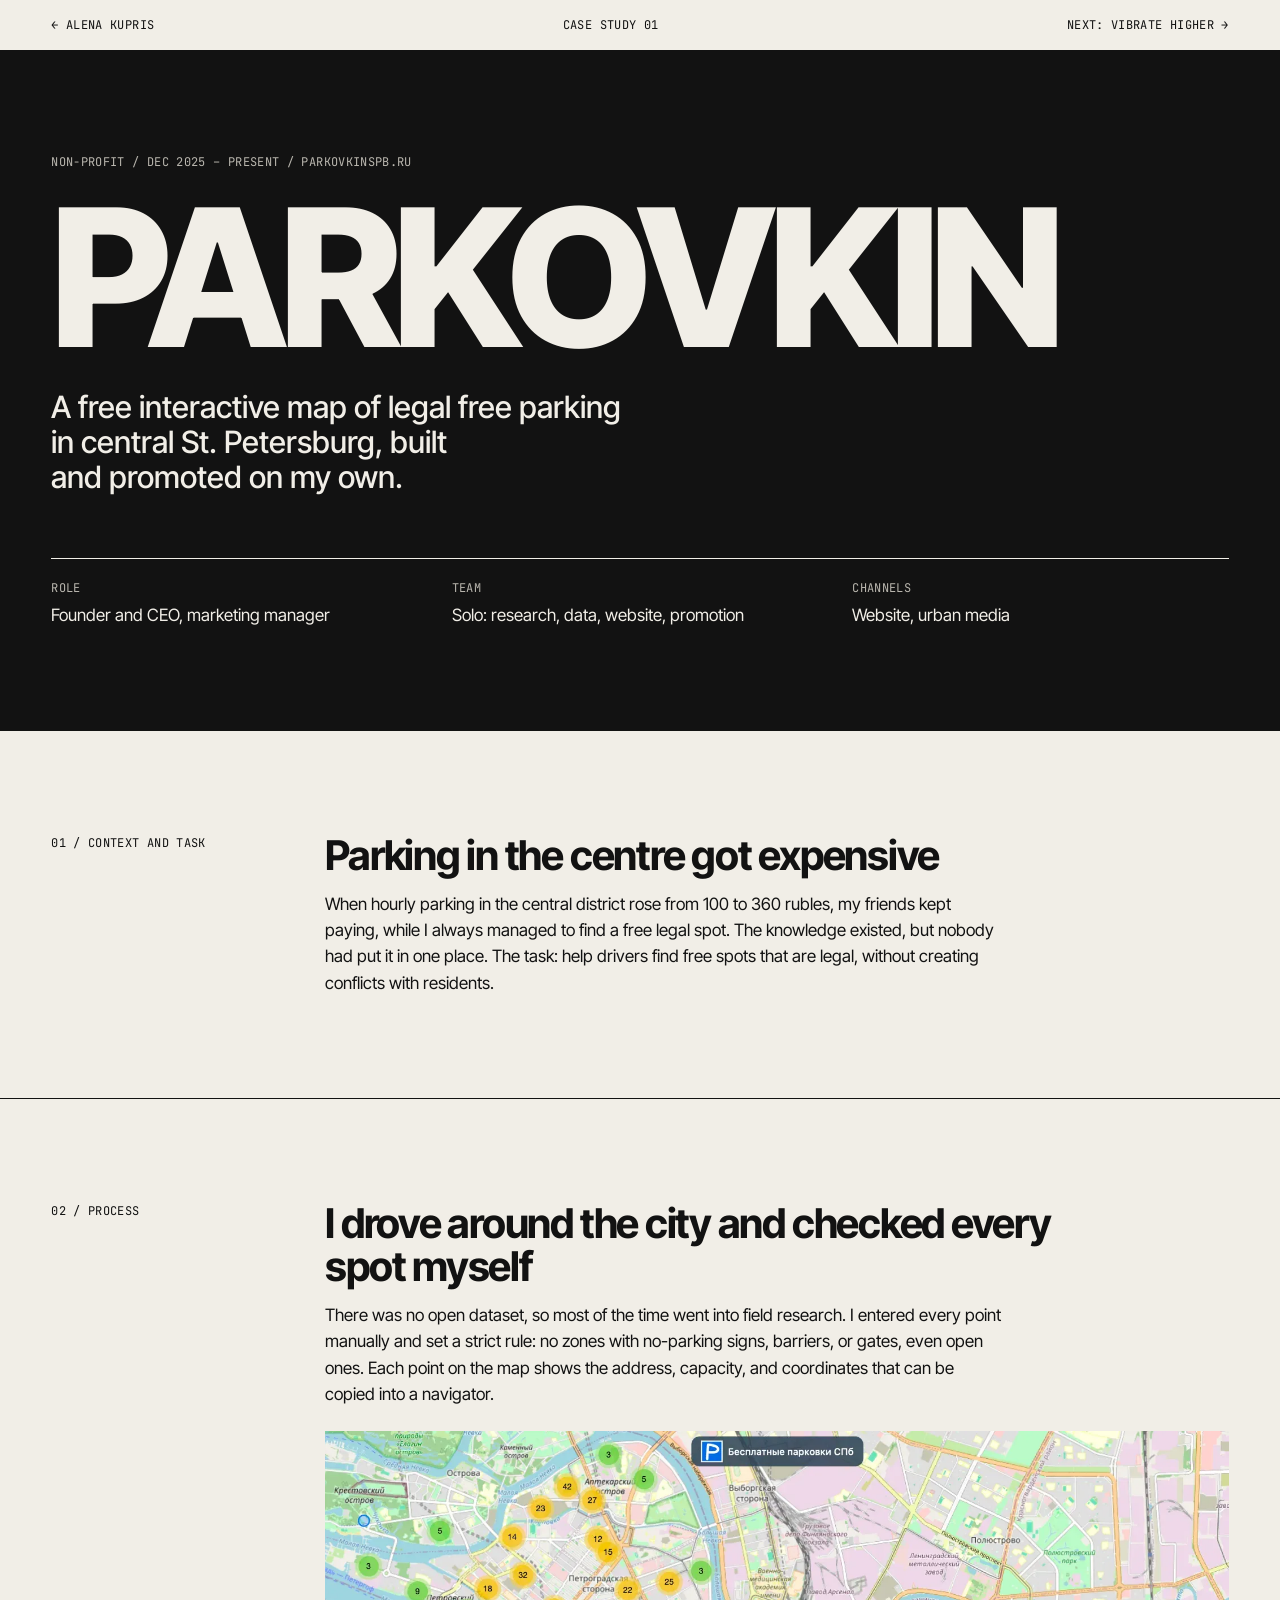
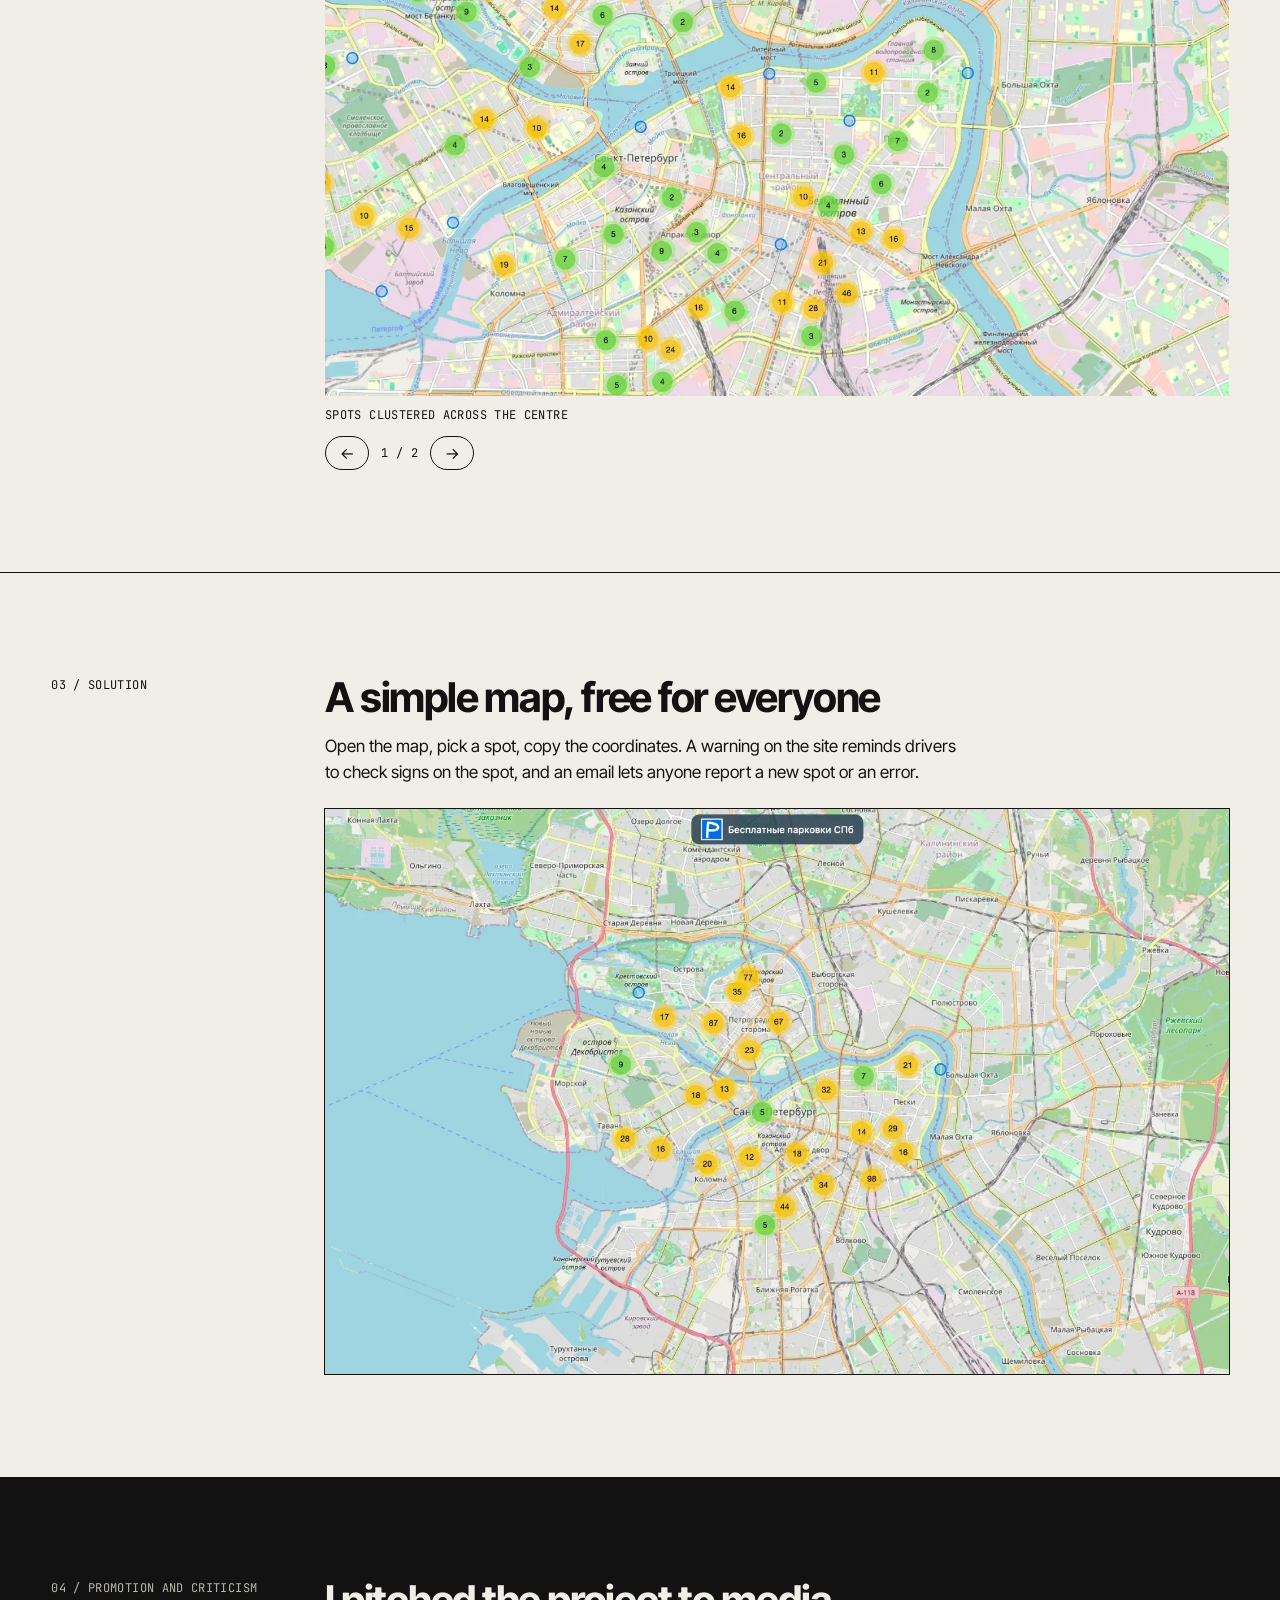
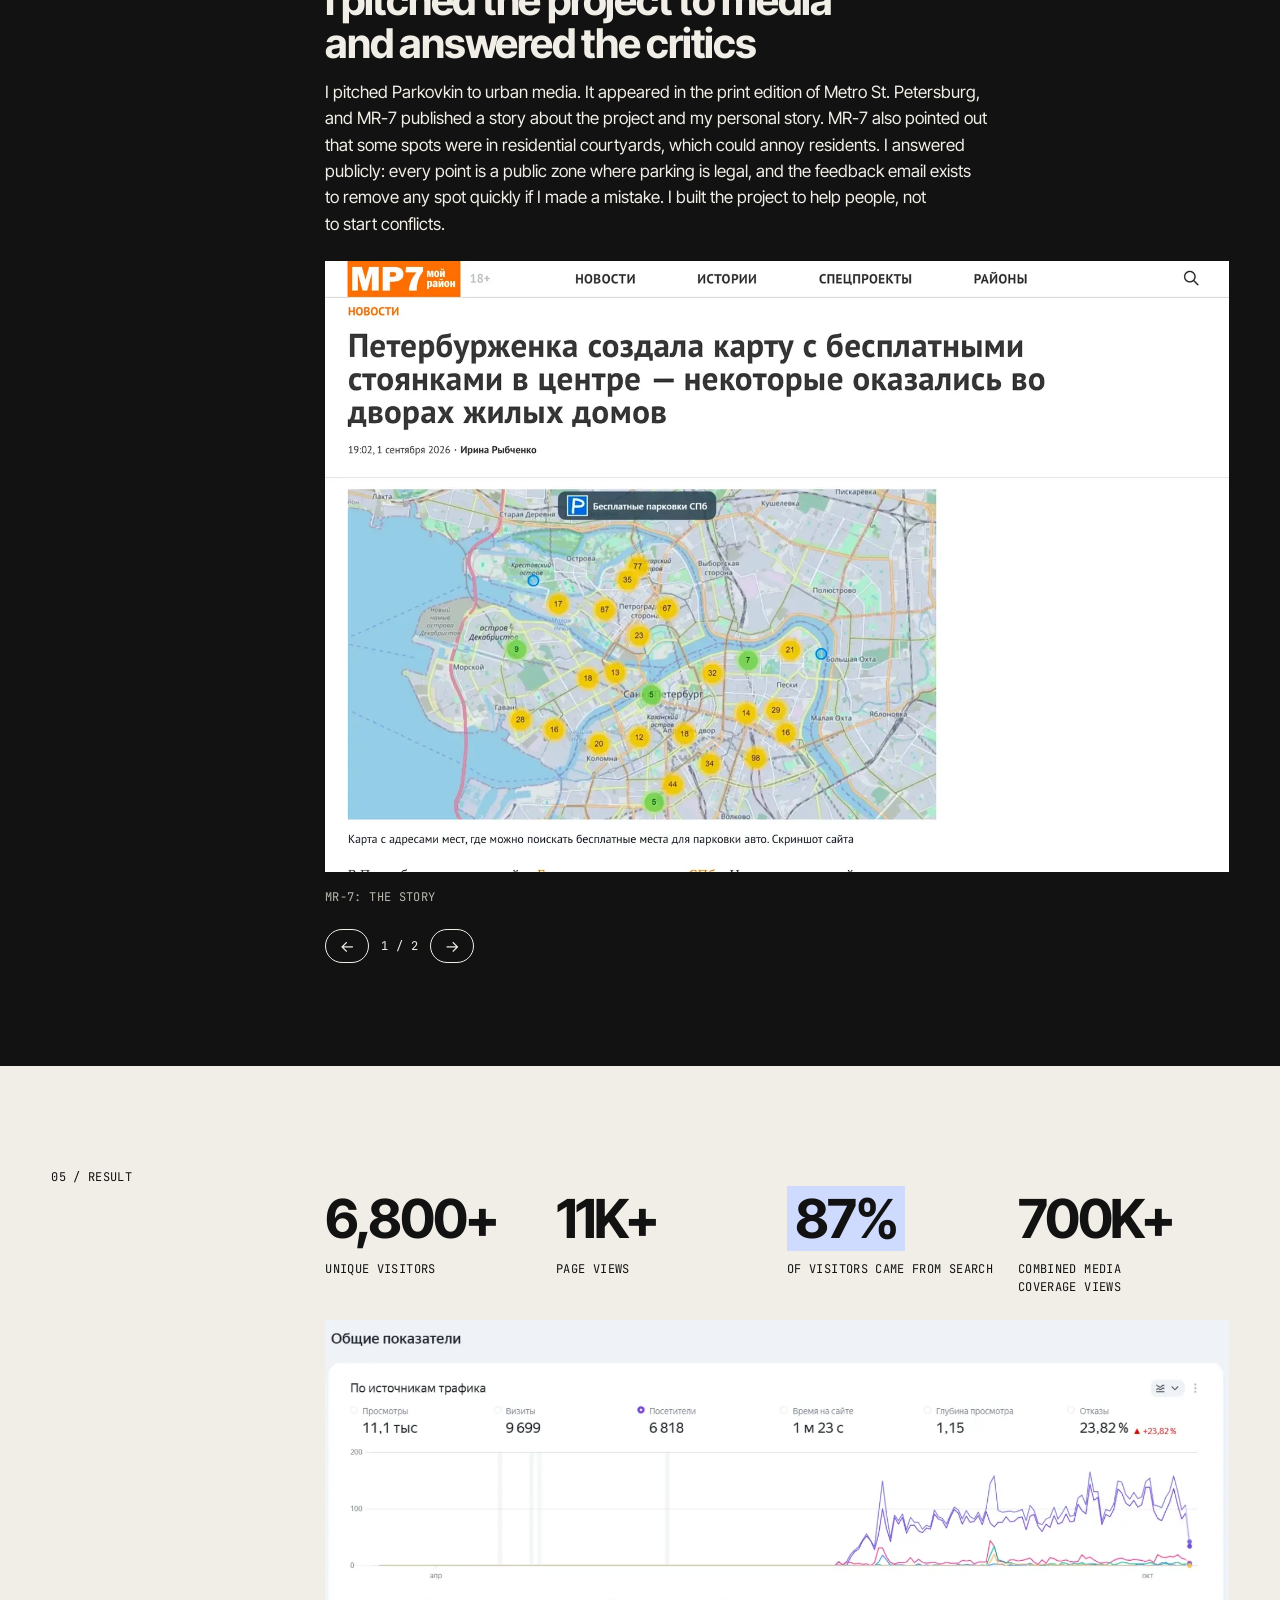
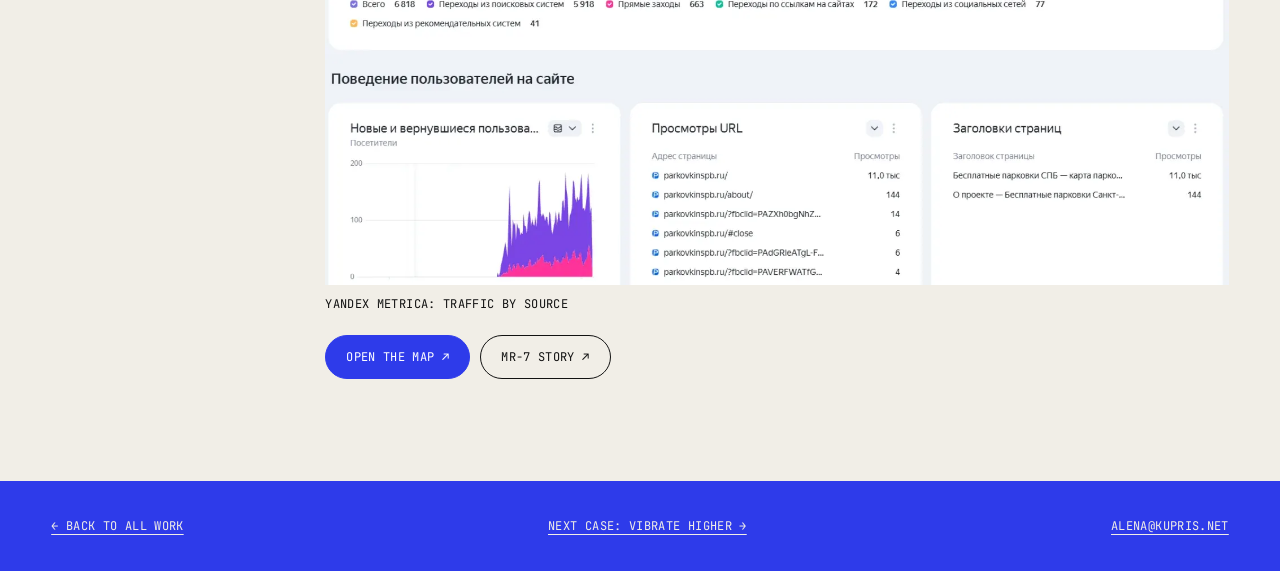
<file: parkovkin.html>
<!DOCTYPE html>
<html lang="en">
<head>
  <meta charset="UTF-8">
  <meta name="viewport" content="width=device-width, initial-scale=1, viewport-fit=cover">
  <title>Parkovkin — case study — Alena Kupris</title>
  <meta name="description" content="Parkovkin: a free map of legal free parking in central St. Petersburg. Idea, launch, users, and press.">
  <link rel="preconnect" href="https://fonts.googleapis.com">
  <link rel="preconnect" href="https://fonts.gstatic.com" crossorigin>
  <link href="https://fonts.googleapis.com/css2?family=Inter+Tight:wght@400;500;700;800&family=JetBrains+Mono:wght@400;500&display=swap" rel="stylesheet">
  <link rel="stylesheet" href="style.css">
</head>
<body>
<div class="cursor" id="cursor" aria-hidden="true"></div>

<nav class="pagebar mono">
  <a href="index.html">← Alena Kupris</a>
  <span class="hide-sm">Case study 01</span>
  <a href="vibrate-higher.html">Next: Vibrate Higher →</a>
</nav>

<header class="sec dark case-hero">
  <p class="mono muted">Non-profit / Dec 2025 – present / parkovkinspb.ru</p>
  <h1 class="giant giant--bleed">Parkovkin</h1>
  <p class="lead">A free interactive map of legal free parking in central St. Petersburg, built and promoted on my own.</p>
  <div class="case-facts">
    <div><p class="mono muted">Role</p><p>Founder and CEO, marketing manager</p></div>
    <div><p class="mono muted">Team</p><p>Solo: research, data, website, promotion</p></div>
    <div><p class="mono muted">Channels</p><p>Website, urban media</p></div>
  </div>
</header>

<main>
<section class="sec case-step">
  <p class="mono step-n">01 / Context and task</p>
  <div>
    <h2 class="h2">Parking in the centre got expensive</h2>
    <p class="body">When hourly parking in the central district rose from 100 to 360 rubles, my friends kept paying, while I always managed to find a free legal spot. The knowledge existed, but nobody had put it in one place. The task: help drivers find free spots that are legal, without creating conflicts with residents.</p>
  </div>
</section>

<section class="sec case-step bordered">
  <p class="mono step-n">02 / Process</p>
  <div>
    <h2 class="h2">I drove around the city and checked every spot myself</h2>
    <p class="body">There was no open dataset, so most of the time went into field research. I entered every point manually and set a strict rule: no zones with no-parking signs, barriers, or gates, even open ones. Each point on the map shows the address, capacity, and coordinates that can be copied into a navigator.</p>
    <div class="slider mt"><div class="slider__track"><figure><div class="media media--wide" data-src="img/parkovkin-field"><span class="mono">parkovkin-field</span></div><figcaption class="mono">Spots clustered across the centre</figcaption></figure><figure><div class="media media--wide" data-src="img/parkovkin-map"><span class="mono">parkovkin-map</span></div><figcaption class="mono">Spot card: address, capacity, copy coordinates</figcaption></figure></div><div class="slider__ui"><button class="slider__btn" data-dir="-1" aria-label="Previous image">←</button><span class="slider__count mono">1 / 2</span><button class="slider__btn" data-dir="1" aria-label="Next image">→</button></div></div>
  </div>
</section>

<section class="sec case-step bordered">
  <p class="mono step-n">03 / Solution</p>
  <div>
    <h2 class="h2">A simple map, free for everyone</h2>
    <p class="body">Open the map, pick a spot, copy the coordinates. A warning on the site reminds drivers to check signs on the spot, and an email lets anyone report a new spot or an error.</p>
    <div class="media media--wide media--framed mt" data-src="img/parkovkin-site"><span class="mono">parkovkin-site</span></div>
  </div>
</section>

<section class="sec case-step dark">
  <p class="mono step-n muted">04 / Promotion and criticism</p>
  <div>
    <h2 class="h2">I pitched the project to media and answered the critics</h2>
    <p class="body">I pitched Parkovkin to urban media. It appeared in the print edition of Metro St. Petersburg, and MR-7 published a story about the project and my personal story. MR-7 also pointed out that some spots were in residential courtyards, which could annoy residents. I answered publicly: every point is a public zone where parking is legal, and the feedback email exists to remove any spot quickly if I made a mistake. I built the project to help people, not to start conflicts.</p>
    <div class="slider mt"><div class="slider__track"><figure><div class="media media--natural" data-src="img/mr7"><span class="mono">mr7</span></div><figcaption class="mono muted">MR-7: the story</figcaption></figure><figure><div class="media media--natural" data-src="img/metro"><span class="mono">metro</span></div><figcaption class="mono muted">MR-7: the criticism and my answer</figcaption></figure></div><div class="slider__ui"><button class="slider__btn" data-dir="-1" aria-label="Previous image">←</button><span class="slider__count mono">1 / 2</span><button class="slider__btn" data-dir="1" aria-label="Next image">→</button></div></div>
  </div>
</section>

<section class="sec case-step">
  <p class="mono step-n">05 / Result</p>
  <div>
    <div class="stats3">
      <div><p class="num num--xl">6,800+</p><p class="mono">unique visitors</p></div>
      <div><p class="num num--xl">11K+</p><p class="mono">page views</p></div>
      <div><p class="num num--xl"><mark>87%</mark></p><p class="mono">of visitors came from search</p></div>
      <div><p class="num num--xl">700K+</p><p class="mono">combined media coverage views</p></div>
    </div>
    <figure class="mt"><div class="media media--wide media--contain" data-src="img/parkovkin-analytics"><span class="mono">parkovkin-analytics</span></div><figcaption class="mono">Yandex Metrica: traffic by source</figcaption></figure>
    <div class="btns">
      <a class="pill pill--fill mono" href="https://parkovkinspb.ru/" target="_blank" rel="noopener">Open the map ↗</a>
      <a class="pill mono" href="https://mr-7.ru/articles/2026/09/01/peterburzhenka-sozdala-kartu-s-besplatnymi-stoiankami-v-tsentre-nekotorye-okazalis-vo-dvorakh-zhilykh-domov-news" target="_blank" rel="noopener">MR-7 story ↗</a>
    </div>
  </div>
</section>
</main>

<footer class="sec contact contact--slim">
  <div class="contact__row mono">
    <a href="index.html">← Back to all work</a>
    <a href="vibrate-higher.html">Next case: Vibrate Higher →</a>
    <a href="mailto:alena@kupris.net">alena@kupris.net</a>
  </div>
</footer>
<script src="script.js"></script>
</body>
</html>
</file>
<file: style.css>
/* ===== Палитра: чтобы сменить акцент, поменяйте --sig, --sig-dark и --mark ===== */
:root{
  --paper:#F1EEE7;
  --ink:#121212;
  --crowd:#B9B6AE;
  --sig:#2E3BEA;        /* ультрамарин: акцент на светлом */
  --sig-dark:#9AA4FF;   /* тот же акцент для тёмных блоков */
  --mark:#CFDAFF;       /* «маркер» под словами и цифрами */
  --line:#3a3a3a;
  --pad:clamp(20px,4vw,56px);
}
*,*::before,*::after{box-sizing:border-box}
html{scroll-behavior:smooth;overflow-x:clip}
body{margin:0;overflow-x:clip;background:var(--paper);color:var(--ink);font-family:'Inter Tight',system-ui,sans-serif;font-size:16px;line-height:1.5;-webkit-font-smoothing:antialiased}
p,h1,h2,h3,ul,figure{margin:0}
ul{padding:0;list-style:none}
a{color:inherit;text-decoration:none}
a:focus-visible{outline:2px solid var(--sig);outline-offset:3px}

/* ---------- type ---------- */
.mono{font-family:'JetBrains Mono',monospace;font-size:12px;letter-spacing:.03em;text-transform:uppercase;line-height:1.5}
.muted{color:var(--crowd)}
.accent{color:var(--sig)}
.dark .accent{color:var(--sig-dark)}
mark{background:var(--mark);color:var(--ink);padding:0 .15em}
.label{margin-bottom:18px}
.lead{font-size:clamp(22px,2.6vw,38px);line-height:1.15;font-weight:500;max-width:30ch}
.body{font-size:15px;line-height:1.55;margin-top:14px;max-width:56ch}
.num{font-weight:700;font-size:clamp(40px,5vw,72px);letter-spacing:-.04em;line-height:1;margin-bottom:8px}
.num--xl{font-size:clamp(52px,6.5vw,100px)}
.giant{font-weight:800;text-transform:uppercase;letter-spacing:-.045em;line-height:.86;font-size:clamp(64px,15vw,240px)}
.giant--md{font-size:clamp(48px,8vw,128px);margin:4px 0 36px}
.giant--bleed{margin:clamp(32px,6vw,90px) -6vw clamp(32px,4vw,56px) 0}
.h3{font-weight:700;font-size:clamp(22px,2.4vw,32px);line-height:1.1;margin:18px 0 6px}

/* ---------- sections ---------- */
.sec{padding:clamp(56px,8vw,120px) var(--pad);position:relative}
.dark{background:var(--ink);color:var(--paper);overflow:clip}
.bordered{border-top:1px solid var(--ink)}
.meta{display:flex;justify-content:space-between;gap:16px;flex-wrap:wrap}
.dark .meta,.dark .label{color:var(--crowd)}
.btns{display:flex;flex-wrap:wrap;gap:10px;margin-top:22px}
.pill{border:1px solid currentColor;border-radius:40px;padding:12px 20px;transition:background .2s,color .2s}
.pill:hover{background:var(--ink);color:var(--paper)}
.pill--light:hover{background:var(--paper);color:var(--ink)}
figcaption{margin-top:8px}

/* ---------- media slots ---------- */
.media{position:relative;overflow:hidden;display:flex;align-items:flex-end;padding:10px;background:repeating-linear-gradient(45deg,#dcd8cf 0 8px,#d2cec4 8px 16px)}
.dark .media{background:repeating-linear-gradient(45deg,#242424 0 8px,#1c1c1c 8px 16px);color:var(--crowd)}
.media img,.media video{position:absolute;inset:0;width:100%;height:100%;object-fit:cover}
.media.loaded{background:none}
.media.loaded>.mono{display:none}
.media--portrait{aspect-ratio:3/4}
.media--portrait img{filter:grayscale(1);transition:filter .5s}
.media--portrait:hover img{filter:none}
.media--wide{aspect-ratio:16/10}
.media--video{aspect-ratio:16/9}
.media--tall{aspect-ratio:4/5}
.media--sq{aspect-ratio:1}
.media--framed{outline:1px solid var(--ink)}

/* ---------- hero ---------- */
.hero{position:relative;height:100vh;height:100svh;min-height:600px;overflow:hidden;background:var(--paper)}
.crowd{position:absolute;inset:0;display:flex;flex-wrap:wrap;align-content:flex-start;gap:4px 12px;padding:64px var(--pad) 0;font-family:'JetBrains Mono',monospace;font-size:clamp(11px,.9vw,13px);line-height:1.45;overflow:hidden;user-select:none}
.crowd span{white-space:nowrap}
.crowd--back{color:var(--ink)}
.crowd--back .hl{background:var(--mark);font-weight:500;padding:0 3px}
.crowd--front{background:var(--paper);color:var(--crowd);
  -webkit-mask-image:radial-gradient(circle at var(--x,50%) var(--y,30%),transparent 110px,#000 150px);
          mask-image:radial-gradient(circle at var(--x,50%) var(--y,30%),transparent 110px,#000 150px)}
.crowd--front .hl{background:none;font-weight:400;padding:0 3px}
.topbar{position:absolute;top:0;left:0;right:0;z-index:5;display:flex;justify-content:space-between;gap:16px;padding:calc(16px + env(safe-area-inset-top,0px)) var(--pad) 16px;background:var(--paper);border-bottom:1px solid var(--ink)}
.topbar a:hover{color:var(--sig)}
.hero__hint{position:absolute;z-index:5;top:72px;right:var(--pad);background:var(--ink);color:var(--paper);padding:8px 14px;border-radius:40px;pointer-events:none}
.hero__content{position:absolute;left:0;right:0;bottom:0;z-index:4;background:var(--paper);border-top:1px solid var(--ink);padding:clamp(20px,3vw,40px) var(--pad) clamp(24px,3vw,40px);display:grid;grid-template-columns:minmax(0,1.25fr) minmax(0,1fr);gap:16px 48px;align-items:end}
.hero__name{grid-column:1/-1;font-weight:800;text-transform:uppercase;letter-spacing:-.05em;line-height:.85;font-size:clamp(56px,11.5vw,200px)}
.hero__claim{font-size:clamp(20px,2.2vw,34px);line-height:1.15;font-weight:500;max-width:24ch}
.circled{position:relative;display:inline-block}
.circled svg{position:absolute;left:-8%;top:-22%;width:116%;height:144%;overflow:visible;pointer-events:none}
.draw{fill:none;stroke:var(--sig);stroke-width:3;stroke-linecap:round;stroke-dasharray:900;stroke-dashoffset:900;animation:draw 1.2s .5s ease-out forwards}
@keyframes draw{to{stroke-dashoffset:0}}
.proof{display:grid;grid-template-columns:repeat(3,minmax(0,1fr));gap:16px}
.proof b{display:block;font-size:clamp(28px,3vw,48px);letter-spacing:-.04em;line-height:1;margin-bottom:6px}
.proof span{font-size:13px;line-height:1.3;display:block}

/* ---------- about ---------- */
.about{display:grid;grid-template-columns:minmax(0,.8fr) minmax(0,1.6fr);gap:clamp(24px,5vw,80px);align-items:start}
.stats{display:grid;grid-template-columns:repeat(4,minmax(0,1fr));gap:20px;margin-top:40px}
.stats .num{font-size:clamp(36px,4.2vw,64px)}
.stats--3{grid-template-columns:repeat(3,minmax(0,1fr));margin:28px 0 8px}
.ring{position:relative;display:inline-block}
.ring svg{position:absolute;left:-7%;top:-22%;width:114%;height:144%;overflow:visible}
.ring ellipse{fill:none;stroke:var(--sig);stroke-width:2;vector-effect:non-scaling-stroke}

/* ---------- parkovkin ---------- */
.cols3{display:grid;grid-template-columns:repeat(3,minmax(0,1fr));gap:28px}
.cols3 p:last-child{font-size:15px;line-height:1.5;margin-top:8px;max-width:36ch}
.park__main{display:grid;grid-template-columns:minmax(0,1.3fr) minmax(0,1fr);gap:clamp(24px,5vw,80px);align-items:center}
.park__stats{display:flex;flex-direction:column;gap:26px}
.row4{display:grid;grid-template-columns:repeat(4,minmax(0,1fr));gap:14px;margin-top:clamp(32px,4vw,56px)}
.row3{display:grid;grid-template-columns:repeat(3,minmax(0,1fr));gap:14px;margin:clamp(32px,4vw,56px) 0 10px}

/* ---------- vibrate higher ---------- */
.vibe{display:grid;grid-template-columns:minmax(0,1fr) minmax(0,1.3fr);gap:clamp(24px,5vw,80px);margin-top:28px;align-items:start}
.vibe__wins{display:grid;grid-template-columns:repeat(2,minmax(0,1fr));gap:14px}
.vibe__wins .win-a,.vibe__wins .win-d{grid-column:1/-1}

/* ---------- experience ---------- */
.jobs{border-bottom:1px solid var(--line)}
.job{display:grid;grid-template-columns:170px minmax(0,1fr) minmax(0,1.5fr);gap:24px;padding:24px 0;border-top:1px solid var(--line)}
.job h3{font-size:clamp(20px,2vw,28px);font-weight:700;margin-bottom:4px}
.job>p:last-child{font-size:15px;line-height:1.55}
.work-feature{display:grid;grid-template-columns:minmax(0,1.3fr) minmax(0,1fr);gap:clamp(24px,5vw,80px);align-items:end;margin-top:clamp(48px,6vw,80px)}

/* ---------- more work ---------- */
.grid-work{display:grid;grid-template-columns:repeat(3,minmax(0,1fr));gap:clamp(20px,3vw,36px) 18px}
.w--big{grid-column:span 2}
.w h3{font-size:clamp(18px,1.8vw,24px);font-weight:700;margin:14px 0 2px}
.grid-work .media--tall{aspect-ratio:auto;height:100%;min-height:240px}
.w{display:flex;flex-direction:column}
.w .media{flex:1}
.w--big .media,.w .media--sq{flex:none}

/* ---------- impact ---------- */
.impact{display:grid;grid-template-columns:repeat(2,minmax(0,1fr));gap:clamp(24px,5vw,72px)}
.impact .mono{margin-top:16px}
.impact .h3{margin-top:6px}

/* ---------- research ---------- */
.research{border-bottom:1px solid var(--line)}
.r{display:grid;grid-template-columns:170px minmax(0,1fr) minmax(0,1.5fr);gap:24px;padding:28px 0;border-top:1px solid var(--line)}
.r h3{font-size:clamp(24px,3vw,44px);font-weight:700;letter-spacing:-.03em;line-height:1;margin-bottom:8px}
.r>p:last-child{font-size:15px;line-height:1.55}

/* ---------- teaching ---------- */
.teach{display:grid;grid-template-columns:minmax(0,1.2fr) minmax(0,1fr);gap:clamp(24px,5vw,80px)}
.teach .h3:first-child{margin-top:0}
.teach__side .mono{margin-top:8px}
.coddy{margin-top:40px;padding-top:4px;border-top:1px solid var(--ink)}

/* ---------- recognition ---------- */
.awards li{display:grid;grid-template-columns:minmax(0,1.3fr) minmax(0,1fr);gap:24px;padding:16px 0;border-top:1px solid var(--ink);font-size:clamp(17px,1.6vw,22px);font-weight:500;line-height:1.25}
.awards li:last-child{border-bottom:1px solid var(--ink)}
.awards .mono{align-self:center}

/* ---------- contact ---------- */
.contact{background:var(--sig);color:var(--paper)}
.contact .giant{margin:48px 0 28px}
.contact__row{display:flex;justify-content:space-between;gap:16px;flex-wrap:wrap}
.contact__row a{text-decoration:underline;text-underline-offset:4px}

/* ---------- cursor: inverts whatever is under it, so it never blends in ---------- */
.cursor{position:fixed;left:0;top:0;width:10px;height:10px;border-radius:50%;background:#fff;mix-blend-mode:difference;pointer-events:none;z-index:1000;transform:translate(-50%,-50%);transition:width .2s,height .2s,background .2s,border-color .2s;border:1.5px solid transparent;display:none;opacity:0}
@media (hover:hover) and (pointer:fine){
  .cursor{display:block}
  .cursor.is-hero{width:250px;height:250px;background:transparent;border-color:#fff}
  .cursor.is-link{width:36px;height:36px}
}

/* ---------- responsive ---------- */
@media (max-width:900px){
  .about,.park__main,.vibe,.work-feature,.impact,.teach{grid-template-columns:1fr}
  .hero__content{grid-template-columns:1fr}
  .stats{grid-template-columns:repeat(2,minmax(0,1fr));row-gap:32px}
  .cols3{grid-template-columns:1fr}
  .job,.r{grid-template-columns:1fr;gap:6px}
  .row4{grid-template-columns:repeat(2,minmax(0,1fr))}
  .grid-work{grid-template-columns:repeat(2,minmax(0,1fr))}
  .w--big{grid-column:1/-1}
  .awards li{grid-template-columns:1fr;gap:4px}
  .media--portrait{max-width:380px}
}
@media (max-width:600px){
  .hide-sm{display:none}
  .hero__hint{top:62px;left:var(--pad);right:auto}
  .proof{grid-template-columns:1fr;gap:10px}
  .proof li{display:flex;align-items:baseline;gap:12px}
  .proof b{margin:0;min-width:96px}
  .crowd--front{-webkit-mask-image:radial-gradient(circle at var(--x,50%) var(--y,30%),transparent 75px,#000 110px);mask-image:radial-gradient(circle at var(--x,50%) var(--y,30%),transparent 75px,#000 110px)}
  .row3,.stats--3{grid-template-columns:1fr 1fr}
  .grid-work{grid-template-columns:1fr}
}
@media (prefers-reduced-motion:reduce){
  html{scroll-behavior:auto}
  .draw{animation:none;stroke-dashoffset:0}
}
html.has-cursor, html.has-cursor *{cursor:none !important}

/* ===================== v3 additions ===================== */
.topbar__links{display:flex;gap:20px}
.numbers{display:grid;grid-template-columns:repeat(5,minmax(0,1fr));gap:20px;padding:clamp(28px,4vw,48px) var(--pad);border-top:1px solid var(--ink);border-bottom:1px solid var(--ink)}
.numbers .num{font-size:clamp(36px,4.5vw,68px)}
.about{padding-bottom:clamp(40px,6vw,80px)}

.pill--fill{background:var(--sig);border-color:var(--sig);color:#fff}
.pill--fill:hover{background:var(--ink);border-color:var(--ink);color:var(--paper)}
.dark .pill--fill:hover{background:var(--paper);border-color:var(--paper);color:var(--ink)}

.key__media{display:grid;grid-template-columns:minmax(0,1.4fr) minmax(0,1fr);gap:clamp(24px,5vw,72px);align-items:center;margin-top:clamp(40px,5vw,72px)}
.key__stats{display:flex;flex-direction:column;gap:24px}
.vibe__wins .win-wide{grid-column:1/-1}

/* experience timeline */
.co{display:grid;grid-template-columns:minmax(0,.7fr) minmax(0,1.6fr);gap:clamp(24px,5vw,72px);padding:clamp(36px,4vw,56px) 0;border-top:1px solid var(--line)}
.co--last{border-bottom:1px solid var(--line)}
.co__meta{position:sticky;top:24px;align-self:start;display:flex;flex-direction:column;gap:12px}
.co__name{font-size:clamp(28px,3.4vw,52px);font-weight:800;letter-spacing:-.03em;line-height:1;text-transform:uppercase}
.co__line{font-size:clamp(17px,1.6vw,22px);line-height:1.35;margin-bottom:22px;max-width:44ch}
.facts li{padding:10px 0;border-bottom:1px solid var(--line);font-size:15px;line-height:1.5}
.facts li:first-child{padding-top:0}
.facts b{color:var(--sig-dark);font-weight:700}
.co__work{display:grid;grid-template-columns:repeat(2,minmax(0,1fr));gap:16px;margin-top:28px}
.card h4{font-size:18px;font-weight:700;margin:12px 0 2px}
a.card:hover h4{color:var(--sig-dark)}
.grid2{display:grid;grid-template-columns:repeat(2,minmax(0,1fr));gap:14px}
.grid3{display:grid;grid-template-columns:repeat(3,minmax(0,1fr));gap:14px}
.co__body>.grid3{margin-top:28px}
.grid5{display:grid;grid-template-columns:repeat(5,minmax(0,1fr));gap:10px}
.span2{grid-column:1/-1}
.mt{margin-top:24px}

/* teaching */
.stats3{display:grid;grid-template-columns:repeat(3,minmax(0,1fr));gap:20px;margin:24px 0 8px}
.teach .grid2{align-content:start}

/* volunteering */
.tint{background:#E6E2D8}
.giant--sm{font-size:clamp(40px,6vw,96px);margin:10px 0 18px}
.vol{display:grid;grid-template-columns:minmax(0,1.3fr) minmax(0,1fr);gap:clamp(24px,5vw,72px);align-items:start}
.vol .grid2 .media--tall{aspect-ratio:4/5}
.vol2{display:grid;grid-template-columns:minmax(0,1.3fr) minmax(0,1fr);gap:clamp(24px,5vw,72px);margin-top:clamp(48px,6vw,88px);padding-top:clamp(32px,4vw,48px);border-top:1px solid var(--ink)}
.vol2 .h3{margin-top:8px}

/* beyond */
.beyond{display:grid;grid-template-columns:minmax(0,1.5fr) minmax(0,1fr);gap:clamp(24px,5vw,72px);align-items:start}
.small-list li{font-size:14px;line-height:1.45;padding:9px 0;border-top:1px solid var(--ink)}
.small-list li:last-child{border-bottom:1px solid var(--ink)}

/* case pages */
.pagebar{position:sticky;top:0;z-index:20;display:flex;justify-content:space-between;gap:16px;padding:calc(16px + env(safe-area-inset-top,0px)) var(--pad) 16px;background:var(--paper);border-bottom:1px solid var(--ink)}
.pagebar a:hover{color:var(--sig)}
.case-hero .lead{margin-top:8px}
.case-hero .giant{margin:24px 0 28px}
.case-facts{display:grid;grid-template-columns:repeat(3,minmax(0,1fr));gap:24px;margin-top:clamp(36px,5vw,64px);padding-top:20px;border-top:1px solid currentColor}
.case-facts p:last-child{font-size:16px;margin-top:6px}
.case-step{display:grid;grid-template-columns:minmax(0,.5fr) minmax(0,1.6fr);gap:clamp(24px,5vw,72px)}
.step-n{position:sticky;top:80px;align-self:start}
.h2{font-size:clamp(26px,3.2vw,48px);font-weight:700;letter-spacing:-.03em;line-height:1.05;max-width:22ch}
.case-step .body{font-size:16px;max-width:62ch}
.vibe-gallery{display:grid;grid-template-columns:repeat(2,minmax(0,1fr));gap:14px}
.contact--slim{padding-top:36px;padding-bottom:36px}

@media (max-width:900px){
  .numbers{grid-template-columns:repeat(2,minmax(0,1fr));row-gap:28px}
  .numbers>div:last-child{grid-column:1/-1}
  .key__media,.co,.vol,.vol2,.beyond,.case-step{grid-template-columns:1fr}
  .co__meta,.step-n{position:static}
  .case-facts{grid-template-columns:1fr}
}
@media (max-width:600px){
  .grid3{grid-template-columns:repeat(2,minmax(0,1fr))}
  .grid5{grid-template-columns:repeat(3,minmax(0,1fr))}
  .co__work,.vibe-gallery{grid-template-columns:1fr}
  .stats3{grid-template-columns:1fr 1fr}
  .topbar__links{gap:14px}
}

.media--contain{background:#fff}
.media--contain img{object-fit:contain}
.case-step .stats3{grid-template-columns:repeat(4,minmax(0,1fr))}
@media (max-width:600px){.case-step .stats3{grid-template-columns:1fr 1fr}}
.case-step .stats3 .num{font-size:clamp(34px,4.2vw,64px)}

/* ===================== v4 fixes ===================== */
:root{--pad:max(clamp(20px,4vw,56px), calc((100vw - 1600px) / 2))}
p,li,h1,h2,h3,h4{text-wrap:pretty}

/* crowd: no articles, justified edges, always full width */
.crowd{display:block;text-align:justify;padding:64px clamp(20px,4vw,56px) 0;word-spacing:4px;line-height:1.6}
.crowd span{white-space:nowrap}

/* about: numbers live inside the about block */
.about{border-top:1px solid var(--ink);padding-top:clamp(36px,4.5vw,64px);padding-bottom:clamp(48px,6vw,88px);align-items:stretch}
.about>div:last-child{display:flex;flex-direction:column}
.about-nums{margin-top:auto;padding-top:clamp(32px,4vw,56px);display:grid;grid-template-columns:repeat(5,minmax(0,1fr));gap:20px}
.about-nums>div{border-top:1px solid var(--ink);padding-top:14px}
.about-nums .num{font-size:clamp(30px,3.2vw,56px)}
.about .lead{max-width:26ch}

/* breathing room between numbers and labels */
.num{margin-bottom:12px}
.num--xl{margin-bottom:14px}
.key__stats{gap:36px}
.key__stats .btns{margin-top:4px}

/* case pages: narrower label column so the layout is balanced */
.case-step{grid-template-columns:minmax(120px,210px) minmax(0,1fr)}
.case-step .h2{max-width:28ch}
.case-step .body{max-width:68ch}

/* captions: closer to their own picture, further from the next row */
.grid3{row-gap:clamp(32px,3.5vw,48px)}
.grid2{row-gap:clamp(24px,3vw,40px)}
.card h4{margin:12px 0 2px}
figcaption{margin-top:10px}

/* beyond work */
.beyond{grid-template-columns:1fr}
.lists{display:grid;grid-template-columns:repeat(2,minmax(0,1fr));gap:clamp(24px,5vw,72px);margin-top:clamp(32px,4vw,56px)}
.small-list b{font-weight:700}

@media (max-width:1100px){
  .about-nums{grid-template-columns:repeat(3,minmax(0,1fr))}
}
@media (max-width:900px){
  .about>div:last-child{display:block}
  .lists{grid-template-columns:1fr}
  .case-step{grid-template-columns:1fr}
}
@media (max-width:600px){
  .about-nums{grid-template-columns:repeat(2,minmax(0,1fr))}
  .crowd{padding:56px 16px 0;word-spacing:2px}
}
.crowd{word-spacing:normal;padding-left:var(--pad);padding-right:var(--pad)}
.crowd span{display:inline-block;margin:0 2px}
@media (max-width:600px){.crowd{padding-left:16px;padding-right:16px}}
.giant{font-size:clamp(40px,15vw,240px)}
@media (max-width:600px){
  .giant--bleed{margin-right:0}
  .giant{font-size:14.5vw}
  .giant--md,.giant--sm{font-size:12vw}
}

/* v5: modifiers must win over the base .giant size (bug: they were overridden) */
.giant--md{font-size:clamp(44px,8vw,128px)}
.giant--sm{font-size:clamp(36px,6vw,96px)}
/* headlines inside a column never grow wider than their column */
.vibe>div:first-child,.vol>div:first-child,.vibe__art{container-type:inline-size;min-width:0}
@supports (font-size:1cqi){
  .vibe .giant--md{font-size:clamp(40px,18cqi,128px)}
  .vol .giant--sm{font-size:clamp(34px,15cqi,96px)}
}
@media (max-width:600px){
  .giant--md,.giant--sm{font-size:12vw}
}

/* v6: Triglinki gallery */
.vol2{grid-template-columns:minmax(0,.8fr) minmax(0,1.4fr)}
.trig{display:grid;grid-template-columns:1.05fr 1fr 1fr;grid-template-rows:1fr 1fr;gap:10px;aspect-ratio:16/11}
.trig .media{aspect-ratio:auto;height:100%;min-height:0}
.trig-a{grid-column:1;grid-row:1/3}
.trig-b{grid-column:2/4;grid-row:1}
.trig-c{grid-column:2;grid-row:2}
.trig-d{grid-column:3;grid-row:2}
@media (max-width:600px){.trig{aspect-ratio:4/5;gap:6px}}

/* screenshots shown whole, never cropped */
.media--natural{display:block;padding:0}
.media--natural:not(.loaded){aspect-ratio:3/2;padding:10px;display:flex}
.media--natural img{position:static;width:100%;height:auto;object-fit:initial}
.trig-a img{object-position:15% 30%}

/* ===================== v7 ===================== */
/* side padding back to the original: full width on every screen */
:root{--pad:clamp(20px,4vw,56px)}
.crowd{padding-left:var(--pad);padding-right:var(--pad)}

/* no stray divider between hero and about */
.about{border-top:0;padding-top:clamp(32px,4vw,56px)}
.about-nums>div{border-top:0;padding-top:0}
.about-nums .num{font-size:clamp(30px,3.2vw,64px)}

/* hand-drawn ring, used sparingly: hero, about, teaching */
.ring{padding:0 .22em;margin:0 -.22em}
.ring svg{left:-4%;width:108%}

/* fluid type: grows on large monitors, never below a readable size */
.mono{font-size:clamp(11px,calc(.2vw + 9px),14px)}
.body,.facts li,.job>p:last-child,.r>p:last-child,.cols3 p:last-child,.steps p:last-child{font-size:clamp(15px,calc(.45vw + 9px),20px)}
.proof span{font-size:clamp(13px,calc(.3vw + 9px),17px)}
.small-list li{font-size:clamp(14px,calc(.35vw + 9px),18px)}
.card h4,.w h3{font-size:clamp(18px,calc(.5vw + 11px),24px)}
.case-step .body,.case-facts p:last-child{font-size:clamp(16px,calc(.45vw + 10px),21px)}
.lead{font-size:clamp(22px,2.4vw,48px)}
.hero__claim{font-size:clamp(20px,2.2vw,44px)}
.co__line{font-size:clamp(17px,1.5vw,28px)}
.proof b{font-size:clamp(28px,3vw,60px)}

/* captions sit close to their image, rows sit far apart */
.grid3{row-gap:clamp(40px,4vw,64px)}
.card h4{margin:14px 0 4px}

/* image slider */
.slider{position:relative}
.slider__track{display:flex;overflow-x:auto;scroll-snap-type:x mandatory;scrollbar-width:none;-webkit-overflow-scrolling:touch}
.slider__track::-webkit-scrollbar{display:none}
.slider__track>.media{flex:0 0 100%;scroll-snap-align:start}
.slider__ui{display:flex;align-items:center;gap:12px;margin-top:12px}
.slider__btn{background:none;border:1px solid currentColor;color:inherit;border-radius:40px;width:44px;height:34px;font:inherit;font-size:16px;line-height:1}
.slider__btn:hover{background:var(--paper);color:var(--ink)}
.card h4 a:hover{color:var(--sig-dark)}
.about-nums .ring{padding:0 .4em;margin:0 -.4em}

/* v8: slides keep the whole screenshot, on its own background */
.slider .media.loaded{background:var(--slide-bg,#111)}
.slider .media img{object-fit:contain}
/* diplomas */
.diplomas{margin-top:clamp(40px,5vw,72px)}
.dip-grid{display:grid;grid-template-columns:repeat(4,minmax(0,1fr));gap:clamp(14px,2vw,28px)}
.media--doc{aspect-ratio:3/4;background:#e6e2d8}
.media--doc.loaded{background:#e6e2d8}
.media--doc img{object-fit:contain;padding:8px}
.dip-grid a{display:block;transition:transform .25s}
.dip-grid a:hover{transform:translateY(-4px)}
@media (max-width:900px){.dip-grid{grid-template-columns:repeat(2,minmax(0,1fr))}}

/* v9: diplomas — 3 vertical + 1 horizontal in one even row */
.dip-grid{grid-template-columns:repeat(5,minmax(0,1fr));align-items:stretch}
.dip-grid figure{display:flex;flex-direction:column}
.dip-grid a{flex:1;display:flex}
.media--doc{aspect-ratio:1200/1653;width:100%;background:none;padding:0}
.media--doc.loaded{background:none}
.media--doc img{object-fit:contain;padding:0;filter:drop-shadow(0 6px 18px rgba(0,0,0,.12))}
.dip-wide{grid-column:span 2}
.dip-wide .media--doc{aspect-ratio:auto;height:100%}
@media (max-width:900px){
  .dip-grid{grid-template-columns:repeat(3,minmax(0,1fr))}
  .dip-wide{grid-column:1/-1}
  .dip-wide .media--doc{aspect-ratio:2264/1636;height:auto}
}

/* v9: body text a step larger on every screen */
.body,.facts li,.job>p:last-child,.r>p:last-child,.cols3 p:last-child,.steps p:last-child{font-size:clamp(16px,calc(.4vw + 11px),21px);line-height:1.55}
.case-step .body,.case-facts p:last-child{font-size:clamp(17px,calc(.4vw + 11.5px),22px)}
.mono{font-size:clamp(12px,calc(.15vw + 10px),15px)}
.proof span{font-size:clamp(14px,calc(.3vw + 10px),18px)}
.small-list li{font-size:clamp(15px,calc(.35vw + 10px),19px)}

/* v10: slider moves by transform, so no sliver of the previous slide shows */
.slider{overflow:hidden}
.slider__track{overflow:visible;scroll-snap-type:none;transition:transform .45s cubic-bezier(.2,.7,.2,1);touch-action:pan-y;will-change:transform}
@media (prefers-reduced-motion:reduce){.slider__track{transition:none}}

/* portrait: safe on iOS Safari (stretch + aspect-ratio bug) */
.about>.media--portrait{align-self:start;width:100%}
@media (max-width:900px){.about>.media--portrait{max-width:none;min-height:calc((100vw - 2 * var(--pad)) * 1.333)}}

/* research list: no lines, generous spacing */
.plain-list li{border:0 !important;padding:0;margin-bottom:clamp(20px,2.2vw,32px)}
.plain-list li:last-child{margin-bottom:0}

/* Silence of Nature: posters on top, two animations below */
.sil-media{display:flex;flex-direction:column;gap:14px}
.sil-videos{display:grid;grid-template-columns:repeat(2,minmax(0,1fr));gap:14px}
.media--vert{aspect-ratio:9/16;background-color:#d8d3c8}
.media--vert.loaded{background:#111}

/* Nochlezhka */
.noch{display:grid;grid-template-columns:minmax(0,.8fr) minmax(0,1.4fr);gap:clamp(24px,5vw,72px);margin-top:clamp(48px,6vw,88px);padding-top:clamp(32px,4vw,48px);border-top:1px solid var(--ink);align-items:start}
.noch__grid{display:grid;grid-template-columns:repeat(4,minmax(0,1fr));gap:10px}
.media--post{aspect-ratio:4/5}
@media (max-width:900px){.noch{grid-template-columns:1fr}.noch__grid{grid-template-columns:repeat(2,minmax(0,1fr))}}
/* big titles and numbers inside text columns never overflow */
.noch>div:first-child{container-type:inline-size;min-width:0}
@supports (font-size:1cqi){ .noch .giant--sm{font-size:clamp(34px,15cqi,96px)} }
.vol .stats3 .num,.teach .stats3 .num{font-size:clamp(30px,8.5cqi,60px);white-space:nowrap}
.vol .stats3,.teach .stats3{gap:clamp(16px,3cqi,32px)}
.teach>div:first-child{container-type:inline-size;min-width:0}
@supports (font-size:1cqi){ .noch .giant--sm{font-size:clamp(32px,12.5cqi,96px)} }

/* ===================== v11 ===================== */
.nowrap{white-space:nowrap}
/* Silence videos: cropped, both the same size */
.media--vert{aspect-ratio:360/468}
/* any video inside a slider is shown whole */
.slider .media video{object-fit:contain}
/* sliders can hold figures with captions (case page) */
.slider__track{align-items:flex-start}
.slider__track>*{flex:0 0 100%;min-width:0}
.slider__track figcaption{margin-top:10px}

/* diploma lightbox */
.lightbox{position:fixed;inset:0;z-index:900;display:flex;align-items:center;justify-content:center;padding:clamp(16px,4vw,56px);background:rgba(18,18,18,.88);opacity:0;visibility:hidden;transition:opacity .25s,visibility .25s}
.lightbox.is-open{opacity:1;visibility:visible}
.lightbox__fig{margin:0;max-width:min(92vw,1100px);max-height:100%;display:flex;flex-direction:column;align-items:center;gap:12px}
.lightbox__fig img{max-width:100%;max-height:calc(100vh - 140px);max-height:calc(100svh - 140px);object-fit:contain;box-shadow:0 20px 60px rgba(0,0,0,.4)}
.lightbox__fig figcaption{color:var(--paper);text-align:center}
.lightbox__close{position:absolute;top:calc(16px + env(safe-area-inset-top,0px));right:16px;width:48px;height:48px;border-radius:50%;border:1px solid var(--paper);background:transparent;color:var(--paper);font-size:28px;line-height:1;display:flex;align-items:center;justify-content:center}
.lightbox__close:hover{background:var(--paper);color:var(--ink)}
.dip-grid a{cursor:zoom-in}

/* mobile fixes */
@media (max-width:900px){
  .vol2{grid-template-columns:1fr}
}
@media (max-width:600px){
  /* crowd: phrases may wrap, so justified lines have no empty corridors */
  .crowd span{display:inline;white-space:normal;margin:0}
  .crowd .hl{white-space:nowrap}
  .crowd{word-spacing:0;font-size:11.5px}
}

/* logos of awarding organizations, above the diplomas */
.logos{display:grid;grid-template-columns:repeat(4,minmax(0,1fr));gap:clamp(16px,3vw,48px);align-items:center;margin-bottom:clamp(28px,3.5vw,48px)}
.media--logo{height:clamp(56px,6vw,96px);background:repeating-linear-gradient(45deg,#dcd8cf 0 8px,#d2cec4 8px 16px)}
.media--logo.loaded{background:none}
.media--logo img{object-fit:contain;padding:4px;filter:grayscale(1);opacity:.85;transition:filter .3s,opacity .3s}
.media--logo:hover img{filter:none;opacity:1}
@media (max-width:600px){.logos{grid-template-columns:repeat(2,minmax(0,1fr))}}

.logos{grid-template-columns:repeat(5,minmax(0,1fr))}
@media (max-width:600px){.logos{grid-template-columns:repeat(6,minmax(0,1fr))}.logos>.media--logo{grid-column:span 2}.logos>.media--logo:nth-child(4){grid-column:2/span 2}}

.dip-grid+.logos{margin-top:clamp(36px,4.5vw,64px);margin-bottom:0}

/* ===================== v12: fine art block ===================== */
.art{display:grid;grid-template-columns:minmax(0,1fr) minmax(0,1.25fr);gap:clamp(24px,5vw,72px);align-items:start}
.art__text{container-type:inline-size;min-width:0}
@supports (font-size:1cqi){ .art .giant--md{font-size:clamp(44px,17cqi,128px)} .art .stats3 .num{font-size:clamp(30px,10cqi,60px)} }
.art__text>.mono{margin-top:4px}
.facts--light li{border-bottom:1px solid var(--ink)}
.facts--light b{color:var(--ink)}
.art .facts{margin-top:28px}
.art-grid{display:grid;grid-template-columns:repeat(3,minmax(0,1fr));gap:12px}
.art-grid a{display:block;cursor:zoom-in;transition:transform .25s}
.art-grid a:hover{transform:translateY(-4px)}
.media--art{aspect-ratio:4/5}
.lists--3{grid-template-columns:minmax(0,.6fr) minmax(0,1fr) minmax(0,1fr)}
.hockey .media{max-width:320px}
@media (max-width:900px){
  .art{grid-template-columns:1fr}
  .lists--3{grid-template-columns:1fr}
}
@media (max-width:600px){.art-grid{grid-template-columns:repeat(2,minmax(0,1fr))}}
/* Brief Builder animation: fill the empty bands with the video's own light grey */
.slider .media.slide--light.loaded,.slider .media.slide--light video{background:#f0f1f1}
/* paintings: first row horizontal, second row vertical */
.media--art-h{aspect-ratio:4/3}
@media (max-width:600px){
  .art-grid{grid-template-columns:repeat(3,minmax(0,1fr));gap:8px}
  .art-grid a:nth-child(-n+3){grid-column:1/-1}
}

/* Triglinki: every photo shown whole — column widths match the photos' proportions */
.trig{aspect-ratio:auto;grid-template-columns:1.0625fr .5fr .5fr;grid-template-rows:auto auto}
.trig .media{height:auto}
.trig-a{grid-column:1;grid-row:1/3;aspect-ratio:auto;height:100% !important}
.trig-b{grid-column:2/4;grid-row:1;aspect-ratio:821/616}
.trig-c{grid-column:2;grid-row:2;aspect-ratio:3/4}
.trig-d{grid-column:3;grid-row:2;aspect-ratio:3/4}
.trig-b img,.trig-c img,.trig-d img{object-fit:contain}
.trig-a img{object-position:center}
@media (max-width:600px){.trig{aspect-ratio:auto}}
.trig .trig-a{aspect-ratio:auto;height:100%}
.trig .trig-b{aspect-ratio:821/616;height:auto}
.trig .trig-c,.trig .trig-d{aspect-ratio:3/4;height:auto}
.trig .trig-b img,.trig .trig-c img,.trig .trig-d img{object-fit:cover}

/* v13: paintings get the full width; text sits in two columns above them */
.art{grid-template-columns:1fr;gap:clamp(36px,4.5vw,64px)}
.art__text{display:grid;grid-template-columns:minmax(0,1fr) minmax(0,1fr);gap:clamp(24px,5vw,72px);align-items:end;container-type:normal}
.art__intro,.art__facts{container-type:inline-size;min-width:0}
@supports (font-size:1cqi){ .art__intro .giant--md{font-size:clamp(44px,17cqi,128px)} .art__facts .stats3 .num{font-size:clamp(30px,10cqi,60px)} }
.art__facts .stats3{margin-top:0}
.art-grid{gap:clamp(10px,1.4vw,20px)}
@media (max-width:900px){.art__text{grid-template-columns:1fr;align-items:start}}

/* v14: paintings back on the right, a bit larger than before */
.art{grid-template-columns:minmax(0,.8fr) minmax(0,1.5fr);gap:clamp(24px,4vw,64px);align-items:start}
.art__text{display:block;container-type:inline-size}
.art__intro,.art__facts{container-type:inline-size}
.art__facts{margin-top:28px}
.art-grid{gap:12px}
@media (max-width:900px){.art{grid-template-columns:1fr}}

/* ===================== v15: lightbox for every picture ===================== */
.media.loaded img,.media.loaded video{cursor:zoom-in}
.lightbox__stage{display:flex;align-items:center;justify-content:center;max-width:100%}
.lightbox__stage img,.lightbox__stage video{max-width:min(92vw,1400px);max-height:calc(100vh - 150px);max-height:calc(100svh - 150px);object-fit:contain;box-shadow:0 20px 60px rgba(0,0,0,.4);background:#111}
.lightbox__fig{max-width:min(92vw,1400px)}
.lightbox__nav{position:absolute;top:50%;transform:translateY(-50%);width:52px;height:52px;border-radius:50%;border:1px solid var(--paper);background:rgba(18,18,18,.4);color:var(--paper);font-size:20px;line-height:1;display:flex;align-items:center;justify-content:center;z-index:2}
.lightbox__nav:hover{background:var(--paper);color:var(--ink)}
.lightbox__nav--prev{left:clamp(8px,2vw,32px)}
.lightbox__nav--next{right:clamp(8px,2vw,32px)}
.lightbox__nav[hidden]{display:none}
@media (max-width:600px){
  .lightbox__nav{top:auto;bottom:calc(20px + env(safe-area-inset-bottom,0px));transform:none;width:46px;height:46px}
  .lightbox__stage img,.lightbox__stage video{max-height:calc(100svh - 200px)}
}

/* ===================== v16: mobile fixes ===================== */

/* 1. Mobile browsers (Android Chrome / Yandex) were auto-inflating text inside
   narrow blocks — that is why some mono captions showed up twice as large as
   identical ones elsewhere. This switches that "font boosting" off. */
html{-webkit-text-size-adjust:100%;text-size-adjust:100%}
body{text-size-adjust:100%}

/* 2. Diplomas: every certificate sits in the same white card, so the three
   vertical ones line up top and bottom and no page-coloured bands show through. */
.media--doc,.media--doc.loaded{background:#fff;padding:clamp(6px,1vw,10px);
  box-shadow:0 6px 18px rgba(0,0,0,.12)}
.media--doc img{padding:0;filter:none}
/* captions of different length used to stretch the first card taller than
   the rest — the card now keeps its own proportions, the caption sits below */
.dip-grid figure:not(.dip-wide){display:block}
.dip-grid figure:not(.dip-wide)>a{display:block;flex:none}
.dip-grid figure:not(.dip-wide) .media--doc{aspect-ratio:1200/1653;height:auto}

/* v17: diploma row — three identical cards, nothing stretches to its neighbour */
.dip-grid{align-items:start}
.dip-grid figure:not(.dip-wide){display:block;align-self:start}
.dip-grid figure:not(.dip-wide)>a{display:block;flex:none;height:auto}
.dip-grid figure:not(.dip-wide) .media--doc{
  aspect-ratio:1200/1653 !important;height:auto !important;min-height:0;align-self:start}
.dip-grid .dip-wide .media--doc{aspect-ratio:2264/1636 !important;height:auto !important}

/* 3. Paintings on phones: one even grid instead of three huge + three tiny. */
@media (max-width:600px){
  .art-grid{grid-template-columns:repeat(2,minmax(0,1fr));gap:10px}
  .art-grid a:nth-child(-n+3){grid-column:auto}
  .media--art,.media--art-h{aspect-ratio:1}
}
</file>
